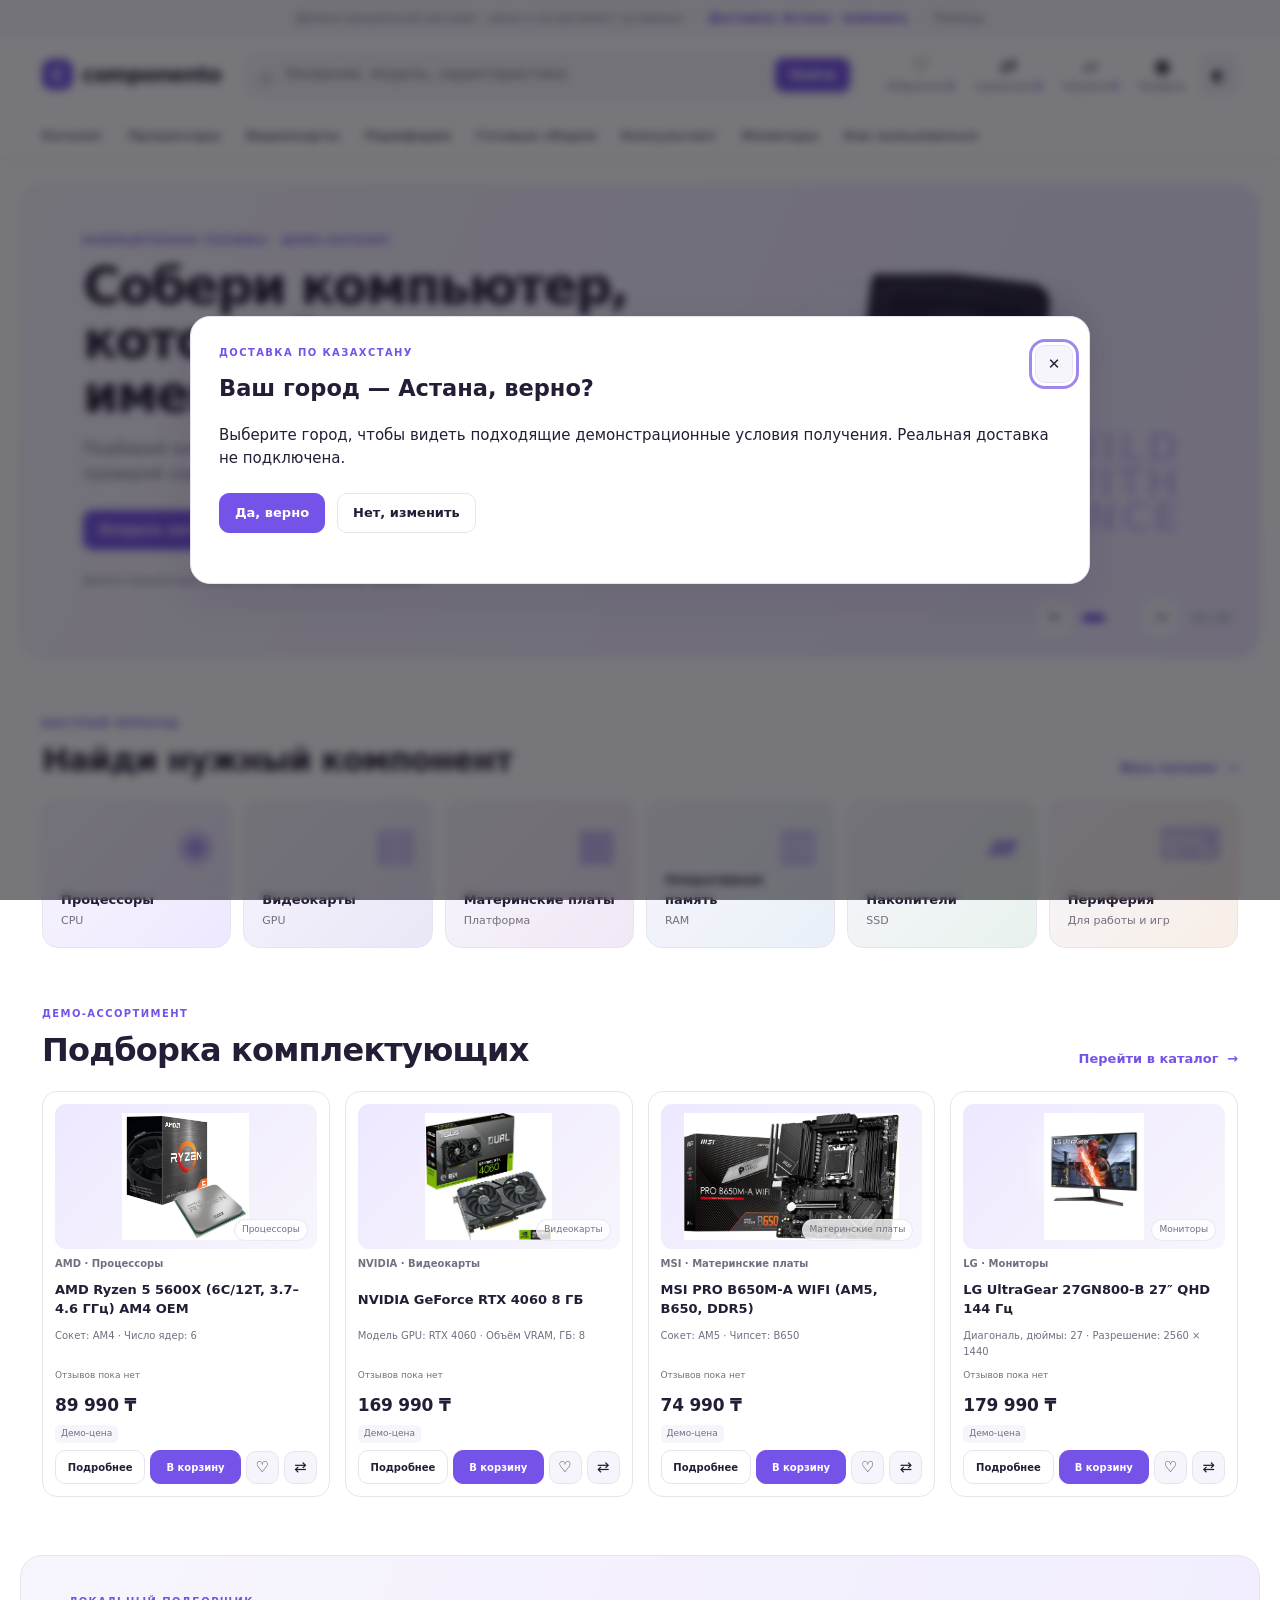
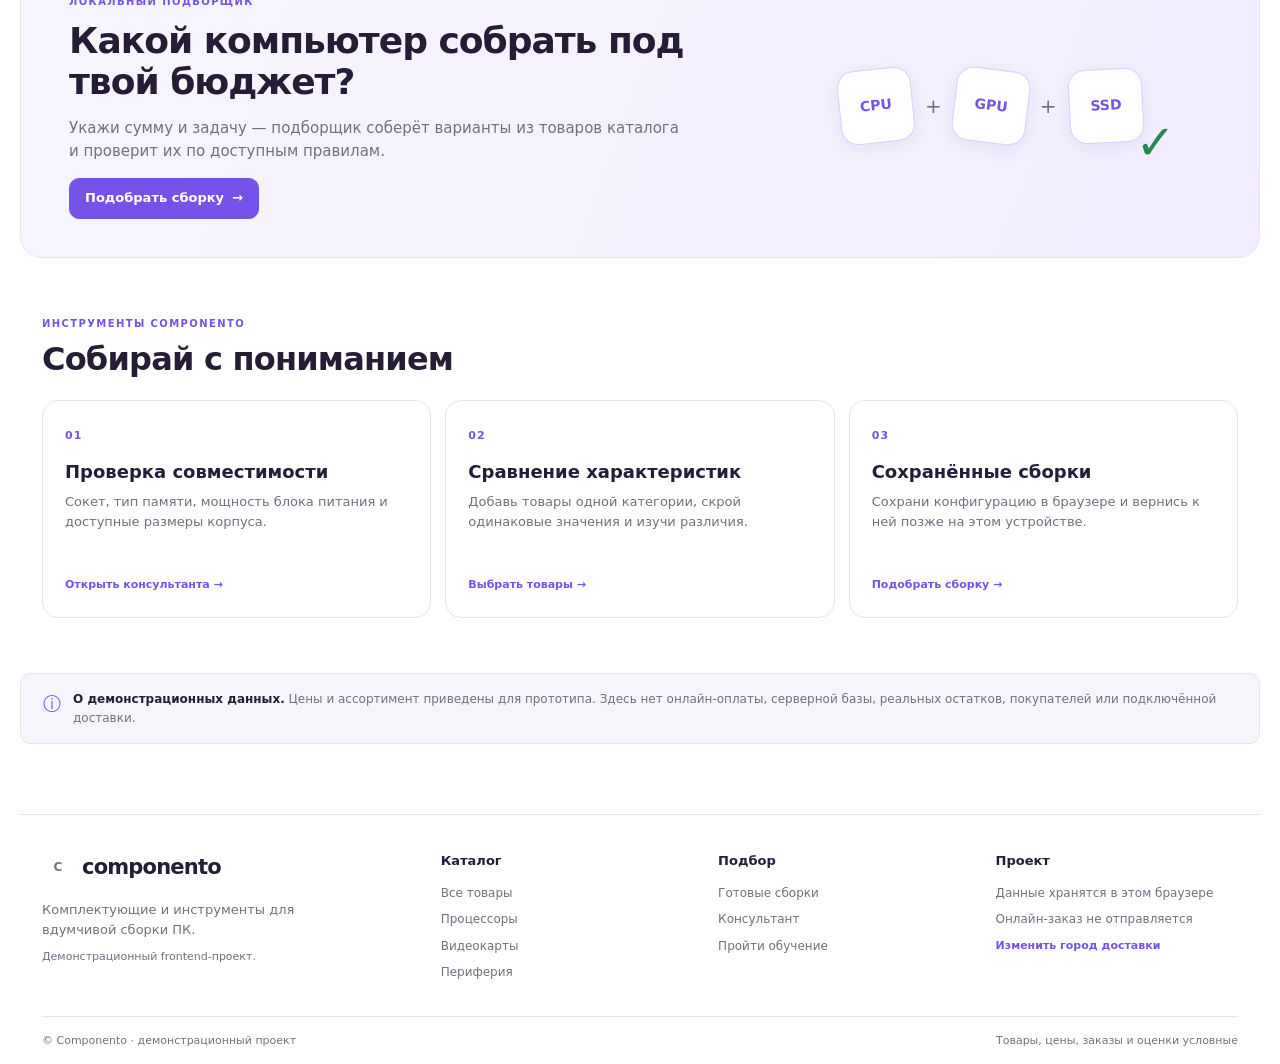
<file: componento/index.html>
<!doctype html>
<html lang="ru">
  <head>
    <meta charset="UTF-8" />
    <meta name="viewport" content="width=device-width, initial-scale=1" />
    <meta name="theme-color" content="#f7f5fc" />
    <meta name="description" content="Componento — демонстрационный магазин комплектующих с подбором и проверкой сборок." />
    <title>Componento — комплектующие и умный подбор ПК</title>
    <link rel="stylesheet" href="css/style.css" />
  </head>
  <body>
    <div class="topbar">
      <span>Демонстрационный магазин · цены и ассортимент условные</span>
      <button id="cityBtn" class="link" type="button" data-tour="city">Город: Астана</button>
      <a href="#help">Помощь</a>
    </div>

    <header class="site-header">
      <div class="header-main">
        <a class="logo" href="index.html" data-tour="logo" aria-label="Componento — главная"><span class="logo-mark">C</span>componento</a>
        <form class="site-search" action="shop.html" role="search">
          <label class="sr-only" for="search">Поиск по товарам</label>
          <span aria-hidden="true">⌕</span>
          <input id="search" name="q" type="search" list="searchSuggestions" placeholder="Название, модель, характеристика" autocomplete="off" data-tour="search" />
          <datalist id="searchSuggestions"></datalist>
          <button type="submit" aria-label="Искать">Найти</button>
        </form>
        <div class="header-actions">
          <button id="favBtn" class="header-action" type="button" aria-label="Избранное" data-tour="favorites"><span>♡</span><small>Избранное <b id="favCount">0</b></small></button>
          <button id="compareBtn" class="header-action" type="button" aria-label="Сравнение" data-tour="comparison"><span>⇄</span><small>Сравнение <b id="compareCount">0</b></small></button>
          <button id="cartBtn" class="header-action" type="button" aria-label="Корзина" data-tour="cart"><span>▱</span><small>Корзина <b id="cartCount">0</b></small></button>
          <button id="profBtn" class="header-action profile-action" type="button" aria-label="Локальный профиль"><span>◉</span><small>Профиль</small></button>
          <button id="themeBtn" class="icon theme-button" type="button" aria-label="Сменить тему" aria-pressed="false" data-tour="theme">◐</button>
        </div>
        <button id="mobileMenuBtn" class="icon mobile-menu-button" type="button" aria-label="Открыть меню" aria-expanded="false">☰</button>
      </div>
      <nav id="mainNav" class="main-nav" aria-label="Основная навигация" data-tour="navigation">
        <a href="shop.html" data-tour="catalog">Каталог</a>
        <a href="shop.html?category=Процессоры" data-category="Процессоры">Процессоры</a>
        <a href="shop.html?category=Видеокарты" data-category="Видеокарты">Видеокарты</a>
        <a href="shop.html?category=Периферия" data-category="Периферия">Периферия</a>
        <button type="button" data-open-builds data-tour="builds">Готовые сборки</button>
        <button type="button" data-open-consultant data-tour="consultant">Консультант</button>
        <a href="shop.html?category=Мониторы" data-category="Мониторы">Мониторы</a>
        <button id="startTour" type="button">Как пользоваться</button>
      </nav>
    </header>

    <main>
      <section class="hero-carousel" aria-label="Подбор комплектующих">
        <div class="hero-slide active" data-slide="0">
          <div class="hero-copy">
            <p class="eyebrow">КОМПЬЮТЕРНАЯ ТЕХНИКА · ДЕМО-КАТАЛОГ</p>
            <h1>Собери компьютер, который подходит именно тебе</h1>
            <p>Подбирай комплектующие, сравнивай характеристики и проверяй совместимость до покупки.</p>
            <div class="hero-actions"><a class="btn" href="shop.html">Открыть каталог</a><button class="btn ghost" type="button" data-open-builds>Подобрать сборку</button></div>
            <small>Демонстрационные цены в тенге · без реальной продажи</small>
          </div>
          <div class="hero-art hero-art-pc" aria-hidden="true"><div class="pc-case"><span></span><i></i></div><div class="hero-orbit orbit-one"></div><div class="hero-orbit orbit-two"></div><b>BUILD<br />WITH<br />CONFIDENCE</b></div>
        </div>
        <div class="hero-slide" data-slide="1" hidden>
          <div class="hero-copy"><p class="eyebrow">СОВМЕСТИМОСТЬ КОМПОНЕНТОВ</p><h2>Проверь сборку до заказа</h2><p>Локальный консультант объяснит известные ограничения по сокету, памяти, питанию и габаритам.</p><div class="hero-actions"><button class="btn" type="button" data-open-consultant>Проверить комплектующие</button><a class="btn ghost" href="shop.html">Выбрать компоненты</a></div><small>Проверка основана на демонстрационных данных и не заменяет спецификации производителя.</small></div>
          <div class="hero-art hero-art-check" aria-hidden="true"><div class="check-card"><span>CPU</span><b>+</b><span>GPU</span><b>+</b><span>RAM</span><strong>✓</strong></div></div>
        </div>
        <div class="hero-slide" data-slide="2" hidden>
          <div class="hero-copy"><p class="eyebrow">ПОДБОР ПОД ЗАДАЧУ</p><h2>Игры, работа, монтаж — начни с бюджета</h2><p>Сравни несколько вариантов сборки и посмотри, какие позиции формируют её стоимость.</p><div class="hero-actions"><button class="btn" type="button" data-open-builds>Подобрать конфигурацию</button><a class="btn ghost" href="shop.html?category=Процессоры">Перейти к процессорам</a></div><small>Стоимость рассчитана по условным ценам каталога.</small></div>
          <div class="hero-art hero-art-budget" aria-hidden="true"><div class="budget-orb">₸</div><div class="budget-lines"><i></i><i></i><i></i></div></div>
        </div>
        <div class="carousel-controls"><button id="heroPrev" class="icon" type="button" aria-label="Предыдущий слайд">←</button><div id="heroDots" class="hero-dots" aria-label="Выбрать слайд"></div><button id="heroNext" class="icon" type="button" aria-label="Следующий слайд">→</button><span class="slide-count" id="slideCount">01 / 03</span></div>
      </section>

      <section class="home-section category-section">
        <div class="section-heading"><div><p class="eyebrow">БЫСТРЫЙ ПЕРЕХОД</p><h2>Найди нужный компонент</h2></div><a href="shop.html">Весь каталог <span>→</span></a></div>
        <div class="category-grid">
          <a class="category-tile category-cpu" href="shop.html?category=Процессоры"><span>◉</span><strong>Процессоры</strong><small>CPU</small></a>
          <a class="category-tile category-gpu" href="shop.html?category=Видеокарты"><span>▤</span><strong>Видеокарты</strong><small>GPU</small></a>
          <a class="category-tile category-board" href="shop.html?category=Материнские платы"><span>▦</span><strong>Материнские платы</strong><small>Платформа</small></a>
          <a class="category-tile category-memory" href="shop.html?category=Оперативная память"><span>▥</span><strong>Оперативная память</strong><small>RAM</small></a>
          <a class="category-tile category-storage" href="shop.html?category=SSD"><span>▰</span><strong>Накопители</strong><small>SSD</small></a>
          <a class="category-tile category-peripheral" href="shop.html?category=Периферия"><span>⌨</span><strong>Периферия</strong><small>Для работы и игр</small></a>
        </div>
      </section>

      <section class="home-section">
        <div class="section-heading"><div><p class="eyebrow">ДЕМО-АССОРТИМЕНТ</p><h2>Подборка комплектующих</h2></div><a href="shop.html">Перейти в каталог <span>→</span></a></div>
        <div id="homePopular" class="grid product-grid-home"></div>
      </section>

      <section class="builder-callout">
        <div><p class="eyebrow">ЛОКАЛЬНЫЙ ПОДБОРЩИК</p><h2>Какой компьютер собрать под твой бюджет?</h2><p>Укажи сумму и задачу — подборщик соберёт варианты из товаров каталога и проверит их по доступным правилам.</p><button class="btn" type="button" data-open-builds>Подобрать сборку <span>→</span></button></div>
        <div class="builder-visual" aria-hidden="true"><span>CPU</span><i>+</i><span>GPU</span><i>+</i><span>SSD</span><b>✓</b></div>
      </section>

      <section id="recentSection" class="home-section" hidden>
        <div class="section-heading"><div><p class="eyebrow">ВАША ИСТОРИЯ</p><h2>Недавно просмотренное</h2></div></div>
        <div id="homeRecommended" class="grid product-grid-home"></div>
      </section>

      <section class="home-section service-section">
        <div class="section-heading"><div><p class="eyebrow">ИНСТРУМЕНТЫ COMPONENTO</p><h2>Собирай с пониманием</h2></div></div>
        <div class="service-grid">
          <article><span>01</span><h3>Проверка совместимости</h3><p>Сокет, тип памяти, мощность блока питания и доступные размеры корпуса.</p><button class="text-button" type="button" data-open-consultant>Открыть консультанта →</button></article>
          <article><span>02</span><h3>Сравнение характеристик</h3><p>Добавь товары одной категории, скрой одинаковые значения и изучи различия.</p><a class="text-button" href="shop.html">Выбрать товары →</a></article>
          <article><span>03</span><h3>Сохранённые сборки</h3><p>Сохрани конфигурацию в браузере и вернись к ней позже на этом устройстве.</p><button class="text-button" type="button" data-open-builds>Подобрать сборку →</button></article>
        </div>
      </section>

      <section class="home-note"><span>ⓘ</span><p><strong>О демонстрационных данных.</strong> Цены и ассортимент приведены для прототипа. Здесь нет онлайн-оплаты, серверной базы, реальных остатков, покупателей или подключённой доставки.</p></section>
    </main>

    <footer id="help" class="site-footer">
      <div class="footer-main"><div><a class="logo" href="index.html"><span class="logo-mark">C</span>componento</a><p>Комплектующие и инструменты для вдумчивой сборки ПК.</p><small>Демонстрационный frontend-проект.</small></div>
        <div><strong>Каталог</strong><a href="shop.html">Все товары</a><a href="shop.html?category=Процессоры">Процессоры</a><a href="shop.html?category=Видеокарты">Видеокарты</a><a href="shop.html?category=Периферия">Периферия</a></div>
        <div><strong>Подбор</strong><button type="button" data-open-builds>Готовые сборки</button><button type="button" data-open-consultant>Консультант</button><button type="button" id="startTourFooter">Пройти обучение</button></div>
        <div><strong>Проект</strong><span>Данные хранятся в этом браузере</span><span>Онлайн-заказ не отправляется</span><button type="button" id="cityFooter" class="text-button">Изменить город доставки</button></div>
      </div>
      <div class="footer-bottom"><span>© Componento · демонстрационный проект</span><span>Товары, цены, заказы и оценки условные</span></div>
    </footer>

    <div id="modal" class="modal" hidden>
      <div class="panel" role="dialog" aria-modal="true" aria-labelledby="mBodyTitle">
        <button id="mClose" class="icon close" type="button" aria-label="Закрыть окно">✕</button>
        <div id="mBody"></div>
      </div>
    </div>
    <aside id="cart" class="drawer" hidden aria-label="Корзина"></aside>
    <div id="toast" class="toast" role="status" aria-live="polite"></div>

    <script src="js/data.js"></script>
    <script src="js/product-images.js"></script>
    <script src="js/auth.js"></script>
    <script src="js/compatibility.js"></script>
    <script src="js/reviews.js"></script>
    <script src="js/compare.js"></script>
    <script src="js/app.js"></script>
    <script src="js/builds.js"></script>
    <script src="js/consultant.js"></script>
    <script src="js/city.js"></script>
    <script src="js/onboarding.js"></script>
    <script src="js/home.js"></script>
  </body>
</html>
</file>
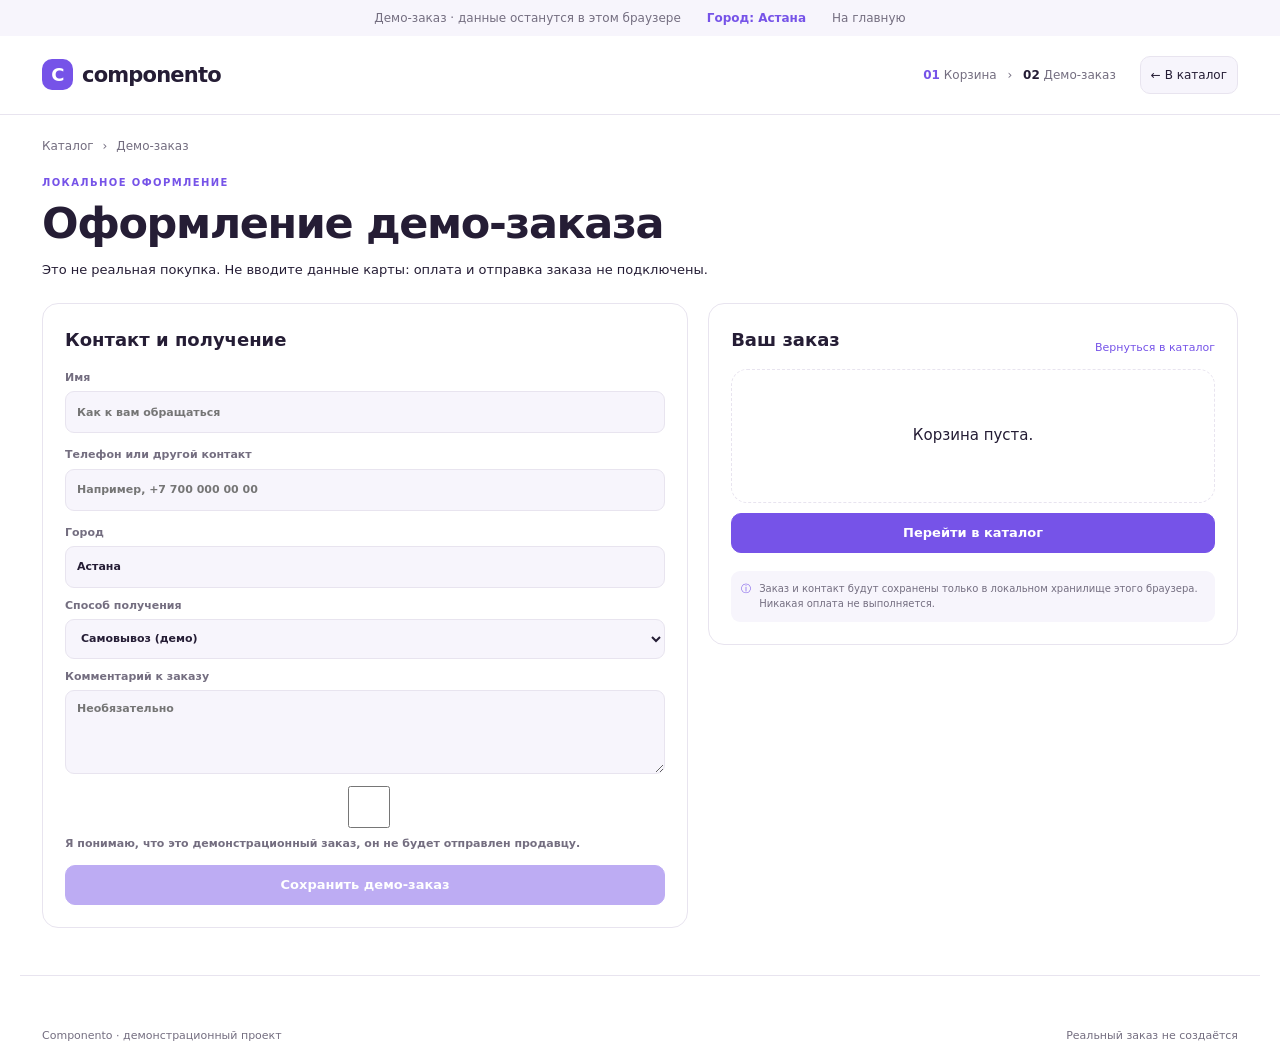
<file: componento/pay.html>
<!doctype html>
<html lang="ru">
  <head>
    <meta charset="UTF-8" />
    <meta name="viewport" content="width=device-width, initial-scale=1" />
    <meta name="theme-color" content="#f7f5fc" />
    <title>Демо-заказ — Componento</title>
    <link rel="stylesheet" href="css/style.css" />
  </head>
  <body>
    <div class="topbar"><span>Демо-заказ · данные останутся в этом браузере</span><button id="cityBtn" class="link" type="button">Город: Астана</button><a href="index.html">На главную</a></div>
    <header class="site-header pay-header"><div class="header-main"><a class="logo" href="index.html"><span class="logo-mark">C</span>componento</a><span class="checkout-steps"><b>01</b> Корзина <span>›</span> <b class="current">02</b> Демо-заказ</span><a class="icon back-link" href="shop.html">← В каталог</a></div></header>
    <main class="checkout-main">
      <div class="breadcrumbs"><a href="shop.html">Каталог</a><span>›</span><span>Демо-заказ</span></div>
      <div class="checkout-heading"><p class="eyebrow">ЛОКАЛЬНОЕ ОФОРМЛЕНИЕ</p><h1>Оформление демо-заказа</h1><p class="muted">Это не реальная покупка. Не вводите данные карты: оплата и отправка заказа не подключены.</p></div>
      <div class="checkout-grid">
        <section class="checkout-form-card"><h2>Контакт и получение</h2>
          <form id="orderForm" class="form checkout-form" novalidate>
            <label>Имя<input id="customerName" name="customerName" type="text" autocomplete="name" maxlength="80" required placeholder="Как к вам обращаться" /></label><p class="err" id="eName"></p>
            <label>Телефон или другой контакт<input id="customerContact" name="customerContact" type="text" autocomplete="tel" maxlength="100" required placeholder="Например, +7 700 000 00 00" /></label><p class="err" id="eContact"></p>
            <label>Город<input id="orderCity" name="city" type="text" maxlength="60" required /></label>
            <label>Способ получения<select id="fulfillment" name="fulfillment"><option value="Самовывоз">Самовывоз (демо)</option><option value="Доставка">Доставка (условия не настроены)</option></select></label>
            <label>Комментарий к заказу<textarea id="orderComment" name="comment" maxlength="500" placeholder="Необязательно"></textarea></label>
            <label class="check-filter consent"><input id="localConsent" type="checkbox" /> Я понимаю, что это демонстрационный заказ, он не будет отправлен продавцу.</label><p class="err" id="eConsent"></p>
            <button class="btn" id="orderBtn" type="submit">Сохранить демо-заказ</button>
          </form>
        </section>
        <aside class="order-summary-card"><div class="summary-heading"><h2>Ваш заказ</h2><a href="shop.html">Вернуться в каталог</a></div><div id="sum" class="order-lines"></div><div class="order-demo-note"><span>ⓘ</span><p>Заказ и контакт будут сохранены только в локальном хранилище этого браузера. Никакая оплата не выполняется.</p></div></aside>
      </div>
      <section id="orderSuccess" class="order-success" hidden aria-live="polite"></section>
    </main>
    <footer class="site-footer compact-footer"><div class="footer-bottom"><span>Componento · демонстрационный проект</span><span>Реальный заказ не создаётся</span></div></footer>
    <script src="js/data.js"></script><script src="js/auth.js"></script><script src="js/pay.js"></script>
  </body>
</html>
</file>
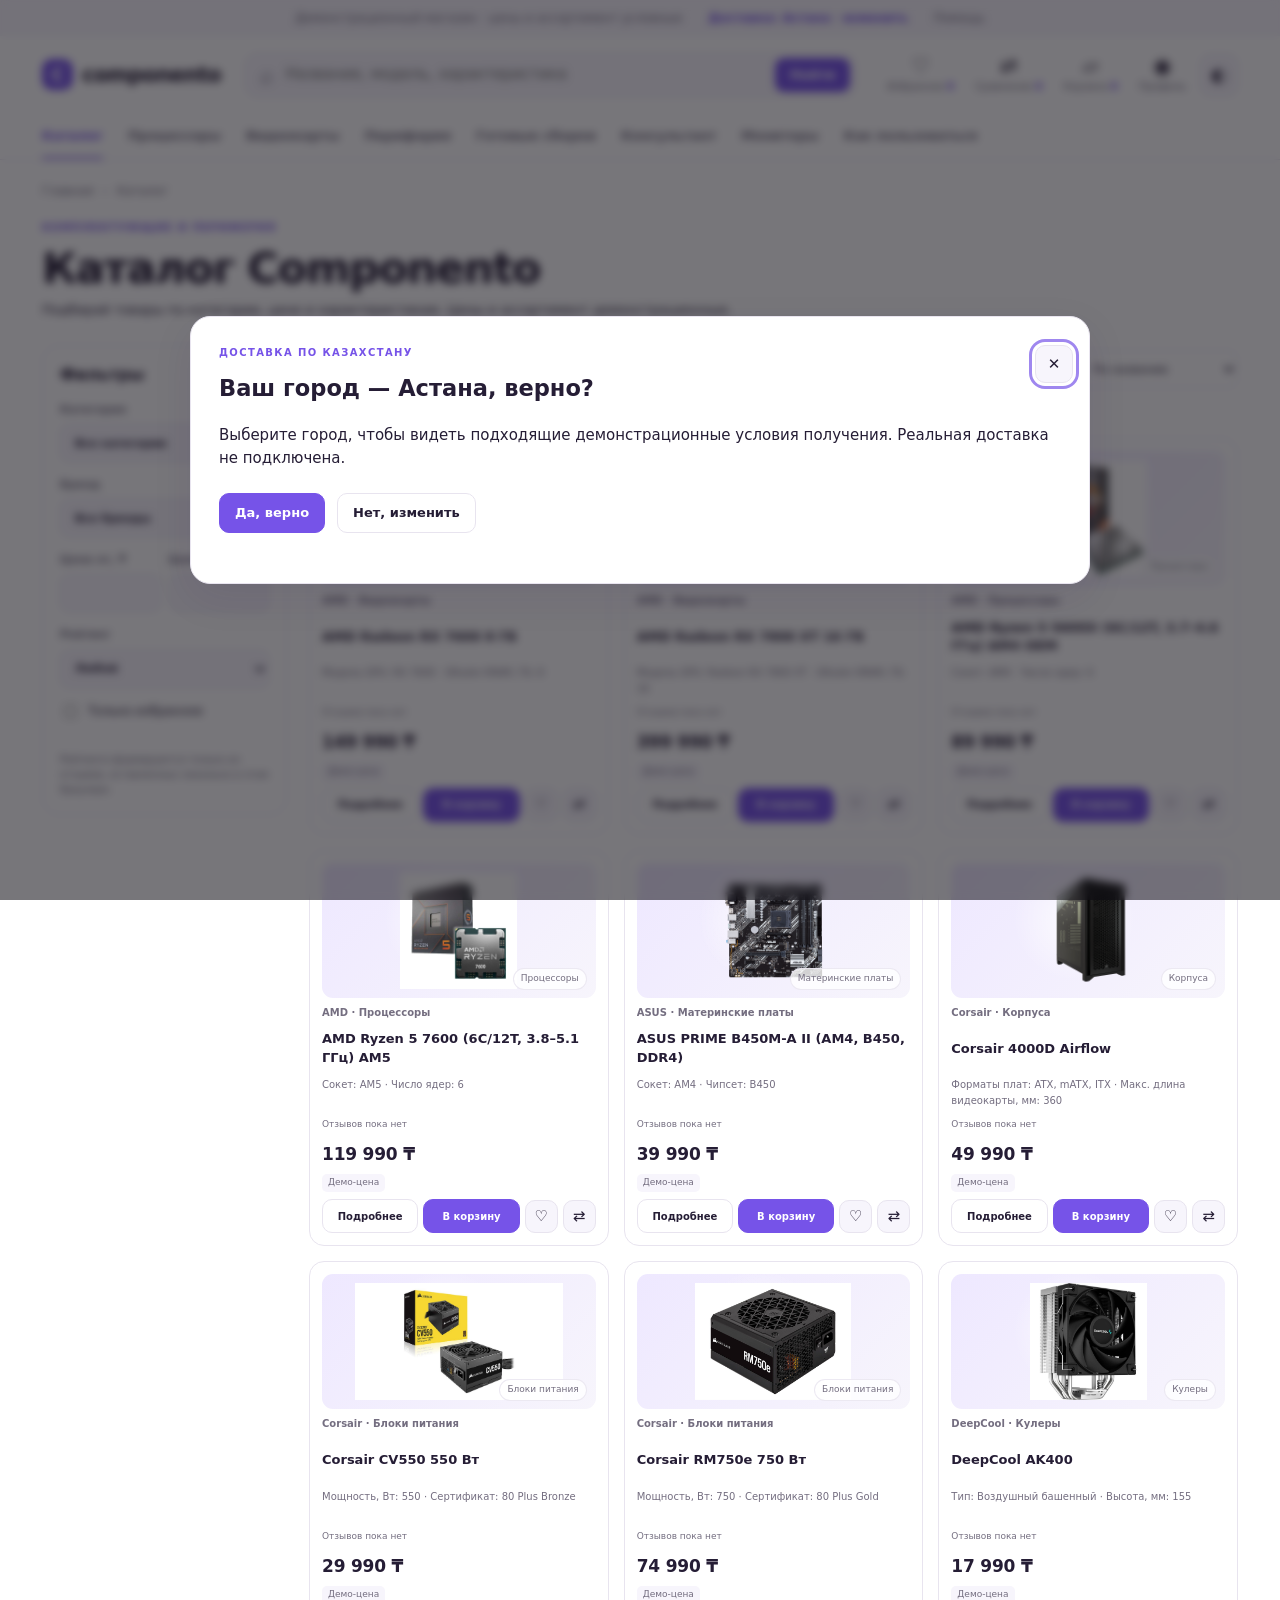
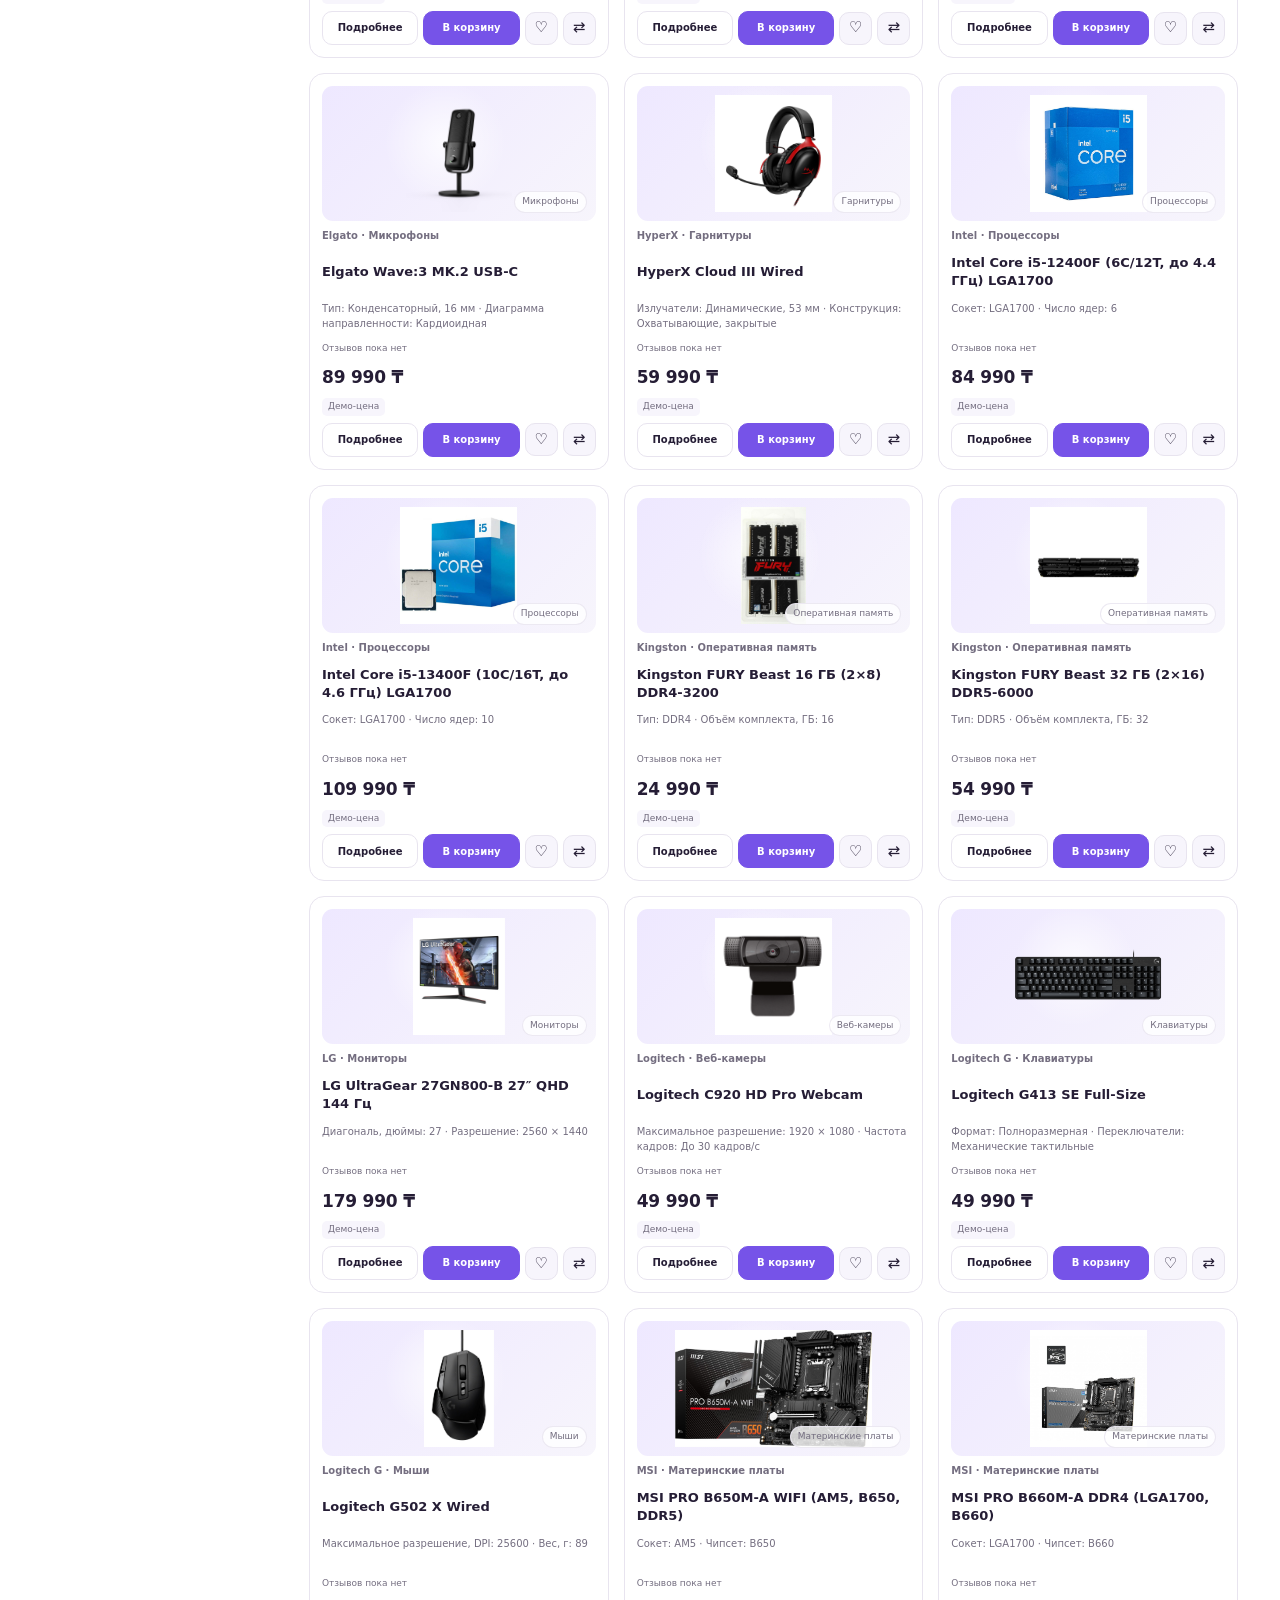
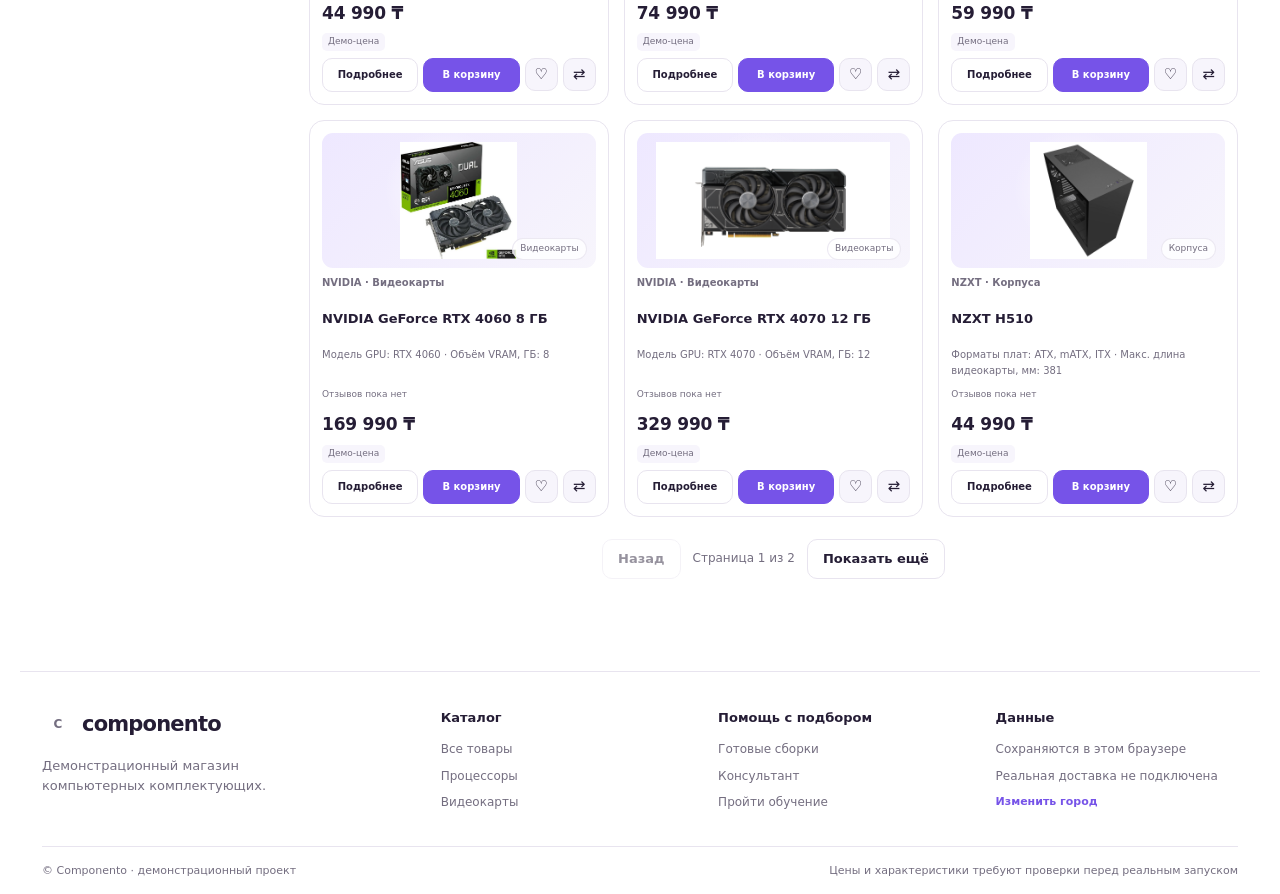
<file: componento/shop.html>
<!doctype html>
<html lang="ru">
  <head>
    <meta charset="UTF-8" />
    <meta name="viewport" content="width=device-width, initial-scale=1" />
    <meta name="theme-color" content="#f7f5fc" />
    <meta name="description" content="Каталог комплектующих Componento: поиск, фильтры, сравнение и подбор сборок." />
    <title>Каталог — Componento</title>
    <link rel="stylesheet" href="css/style.css" />
  </head>
  <body>
    <div class="topbar"><span>Демонстрационный магазин · цены и ассортимент условные</span><button id="cityBtn" class="link" type="button" data-tour="city">Город: Астана</button><a href="index.html#help">Помощь</a></div>
    <header class="site-header">
      <div class="header-main">
        <a class="logo" href="index.html" data-tour="logo" aria-label="Componento — главная"><span class="logo-mark">C</span>componento</a>
        <form class="site-search" action="shop.html" role="search"><label class="sr-only" for="search">Поиск по товарам</label><span aria-hidden="true">⌕</span><input id="search" name="q" type="search" list="searchSuggestions" placeholder="Название, модель, характеристика" autocomplete="off" data-tour="search" /><datalist id="searchSuggestions"></datalist><button type="submit" aria-label="Искать">Найти</button></form>
        <div class="header-actions">
          <button id="favBtn" class="header-action" type="button" aria-label="Избранное" data-tour="favorites"><span>♡</span><small>Избранное <b id="favCount">0</b></small></button>
          <button id="compareBtn" class="header-action" type="button" aria-label="Сравнение" data-tour="comparison"><span>⇄</span><small>Сравнение <b id="compareCount">0</b></small></button>
          <button id="cartBtn" class="header-action" type="button" aria-label="Корзина" data-tour="cart"><span>▱</span><small>Корзина <b id="cartCount">0</b></small></button>
          <button id="profBtn" class="header-action profile-action" type="button" aria-label="Локальный профиль"><span>◉</span><small>Профиль</small></button>
          <button id="themeBtn" class="icon theme-button" type="button" aria-label="Сменить тему" aria-pressed="false" data-tour="theme">◐</button>
        </div>
        <button id="mobileMenuBtn" class="icon mobile-menu-button" type="button" aria-label="Открыть меню" aria-expanded="false">☰</button>
      </div>
      <nav id="mainNav" class="main-nav" aria-label="Основная навигация" data-tour="navigation">
        <a class="active" href="shop.html" data-tour="catalog">Каталог</a><a href="shop.html?category=Процессоры" data-category="Процессоры">Процессоры</a><a href="shop.html?category=Видеокарты" data-category="Видеокарты">Видеокарты</a><a href="shop.html?category=Периферия" data-category="Периферия">Периферия</a>
        <button type="button" data-open-builds data-tour="builds">Готовые сборки</button><button type="button" data-open-consultant data-tour="consultant">Консультант</button><a href="shop.html?category=Мониторы" data-category="Мониторы">Мониторы</a><button id="startTour" type="button">Как пользоваться</button>
      </nav>
    </header>

    <main class="catalog-main">
      <div class="breadcrumbs"><a href="index.html">Главная</a><span>›</span><span>Каталог</span></div>
      <section class="catalog-intro"><div><p class="eyebrow">КОМПЛЕКТУЮЩИЕ И ПЕРИФЕРИЯ</p><h1>Каталог Componento</h1><p class="muted">Подбирай товары по категории, цене и характеристикам. Цены и ассортимент демонстрационные.</p></div><button id="mobileFiltersBtn" class="btn ghost mobile-filter-button" type="button" aria-expanded="false">Фильтры</button></section>
      <div class="catalog-layout">
        <aside id="filters" class="filters-panel" aria-label="Фильтры каталога">
          <div class="filter-heading"><h2>Фильтры</h2><button id="reset" class="text-button" type="button">Сбросить</button></div>
          <label class="filter-label">Категория<select id="fCat"></select></label>
          <label class="filter-label">Бренд<select id="fBrand"></select></label>
          <div class="filter-row"><label class="filter-label">Цена от, ₸<input id="fMin" type="number" min="0" step="1000" inputmode="numeric" /></label><label class="filter-label">Цена до, ₸<input id="fMax" type="number" min="0" step="1000" inputmode="numeric" /></label></div>
          <label class="filter-label">Рейтинг<select id="fRating"><option value="0">Любой</option><option value="4">От 4 звёзд</option><option value="3">От 3 звёзд</option></select></label>
          <label class="check-filter"><input id="fFav" type="checkbox" /> Только избранное</label>
          <div id="specFilters" class="special-filters"></div>
          <p class="filter-note">Рейтинги формируются только из отзывов, оставленных локально в этом браузере.</p>
        </aside>
        <section class="catalog-results" aria-label="Результаты каталога">
          <div class="catalog-toolbar"><div><p class="eyebrow">РЕЗУЛЬТАТЫ ПОИСКА</p><p id="found" class="result-count" aria-live="polite"></p></div><label class="sort-label">Сортировка<select id="fSort"><option value="name">По названию</option><option value="asc">Сначала дешевле</option><option value="desc">Сначала дороже</option><option value="rating">По рейтингу</option><option value="reviews">По числу отзывов</option></select></label></div>
          <div id="activeFilters" class="active-filters" aria-label="Активные фильтры"></div>
          <div id="grid" class="grid catalog-grid"></div>
          <div id="emptyResults" class="empty-state" hidden><span class="empty-icon">⌕</span><h2>Не нашли подходящие товары</h2><p class="muted">Попробуйте изменить поисковый запрос или сбросить часть фильтров.</p><button class="btn ghost" type="button" id="emptyReset">Сбросить фильтры</button></div>
          <div id="pagination" class="pagination"></div>
        </section>
      </div>
    </main>

    <footer class="site-footer"><div class="footer-main"><div><a class="logo" href="index.html"><span class="logo-mark">C</span>componento</a><p>Демонстрационный магазин компьютерных комплектующих.</p></div><div><strong>Каталог</strong><a href="shop.html">Все товары</a><a href="shop.html?category=Процессоры">Процессоры</a><a href="shop.html?category=Видеокарты">Видеокарты</a></div><div><strong>Помощь с подбором</strong><button data-open-builds type="button">Готовые сборки</button><button data-open-consultant type="button">Консультант</button><button id="startTourFooter" type="button">Пройти обучение</button></div><div><strong>Данные</strong><span>Сохраняются в этом браузере</span><span>Реальная доставка не подключена</span><button id="cityFooter" class="text-button" type="button">Изменить город</button></div></div><div class="footer-bottom"><span>© Componento · демонстрационный проект</span><span>Цены и характеристики требуют проверки перед реальным запуском</span></div></footer>

    <div id="modal" class="modal" hidden><div class="panel" role="dialog" aria-modal="true" aria-labelledby="mBodyTitle"><button id="mClose" class="icon close" type="button" aria-label="Закрыть окно">✕</button><div id="mBody"></div></div></div>
    <aside id="cart" class="drawer" hidden aria-label="Корзина"></aside><div id="toast" class="toast" role="status" aria-live="polite"></div>
    <script src="js/data.js"></script><script src="js/product-images.js"></script><script src="js/auth.js"></script><script src="js/compatibility.js"></script><script src="js/reviews.js"></script><script src="js/compare.js"></script><script src="js/app.js"></script><script src="js/builds.js"></script><script src="js/consultant.js"></script><script src="js/city.js"></script><script src="js/onboarding.js"></script>
  </body>
</html>
</file>
<file: componento/css/style.css>
:root {
  color-scheme: light;
  --bg: #ffffff;
  --bg-soft: #f7f5fc;
  --bg-muted: #f0edf7;
  --tint: #eee8ff;
  --accent: #7653e8;
  --accent-strong: #6240d9;
  --accent-soft: #f1edff;
  --text: #251d35;
  --muted: #746e80;
  --line: #e8e4ef;
  --ok: #258653;
  --warn: #a66a07;
  --danger: #bd3b56;
  --shadow: 0 14px 40px rgba(41, 27, 76, .09);
  --shadow-soft: 0 5px 18px rgba(41, 27, 76, .06);
  --radius: 16px;
  --radius-sm: 10px;
  --content: 1240px;
}

[data-theme="dark"] {
  color-scheme: dark;
  --bg: #15131b;
  --bg-soft: #1d1a26;
  --bg-muted: #252130;
  --tint: #332a4d;
  --accent: #a58bff;
  --accent-strong: #c0adff;
  --accent-soft: #2b2440;
  --text: #f3f0f8;
  --muted: #aaa4b6;
  --line: #393342;
  --ok: #70d49a;
  --warn: #f0bb69;
  --danger: #ff8ca0;
  --shadow: 0 18px 44px rgba(0, 0, 0, .34);
  --shadow-soft: 0 5px 20px rgba(0, 0, 0, .2);
}

* { box-sizing: border-box; }
html { scroll-behavior: smooth; }
body { margin: 0; background: var(--bg); color: var(--text); font: 15px/1.55 Inter, ui-sans-serif, system-ui, -apple-system, "Segoe UI", sans-serif; transition: background .2s, color .2s; }
button, input, select, textarea { color: inherit; font: inherit; }
button { cursor: pointer; }
button:disabled { cursor: not-allowed; opacity: .48; }
a { color: inherit; }
:focus-visible { outline: 3px solid color-mix(in srgb, var(--accent) 70%, white); outline-offset: 3px; }
::selection { background: var(--tint); }
[hidden] { display: none !important; }
.sr-only { position: absolute; width: 1px; height: 1px; padding: 0; margin: -1px; overflow: hidden; clip: rect(0, 0, 0, 0); white-space: nowrap; border: 0; }

.topbar { min-height: 36px; display: flex; align-items: center; justify-content: center; gap: 26px; padding: 5px 24px; background: var(--bg-soft); color: var(--muted); font-size: 12px; }
.topbar a { text-decoration: none; }
.link, .text-button { border: 0; padding: 0; background: transparent; color: var(--accent); font-weight: 650; cursor: pointer; text-decoration: none; }
.link:hover, .text-button:hover { color: var(--accent-strong); text-decoration: underline; }
.site-header { position: sticky; top: 0; z-index: 10; border-bottom: 1px solid var(--line); background: color-mix(in srgb, var(--bg) 94%, transparent); backdrop-filter: blur(14px); }
.header-main { max-width: var(--content); min-height: 78px; display: flex; align-items: center; gap: 24px; margin: auto; padding: 12px 22px; }
.logo { display: inline-flex; align-items: center; gap: 9px; color: var(--text); font-size: 21px; font-weight: 800; letter-spacing: -.8px; text-decoration: none; white-space: nowrap; }
.logo-mark { width: 31px; height: 31px; display: inline-grid; place-items: center; border-radius: 10px; background: var(--accent); color: #fff; font-size: 18px; font-weight: 850; }
.site-search { flex: 1; min-width: 160px; height: 44px; display: flex; align-items: center; gap: 10px; padding: 4px 5px 4px 14px; border: 1px solid var(--line); border-radius: 12px; background: var(--bg-soft); }
.site-search > span { color: var(--muted); font-size: 23px; line-height: 1; }
.site-search input { width: 100%; min-width: 0; border: 0; outline: 0; background: transparent; color: var(--text); }
.site-search input:focus-visible { outline: 0; }
.site-search button { height: 34px; padding: 0 15px; border: 0; border-radius: 9px; background: var(--accent); color: white; font-size: 13px; font-weight: 700; }
.header-actions { display: flex; align-items: center; gap: 7px; }
.header-action { min-width: 58px; display: flex; flex-direction: column; align-items: center; gap: 1px; padding: 5px 7px; border: 0; border-radius: 9px; background: transparent; color: var(--muted); }
.header-action > span { color: var(--text); font-size: 21px; line-height: 1.1; }
.header-action small { font-size: 10px; white-space: nowrap; }
.header-action b { color: var(--accent); }
.header-action:hover { background: var(--bg-soft); color: var(--text); }
.icon { min-width: 38px; min-height: 38px; display: inline-grid; place-items: center; padding: 6px 10px; border: 1px solid var(--line); border-radius: 10px; background: var(--bg-soft); color: var(--text); transition: border-color .18s, background .18s, transform .18s; }
.icon:hover { border-color: var(--accent); transform: translateY(-1px); }
.theme-button { font-size: 18px; }
.mobile-menu-button { display: none; }
.main-nav { max-width: var(--content); min-height: 45px; display: flex; align-items: center; gap: 25px; margin: auto; padding: 0 22px; overflow-x: auto; scrollbar-width: none; }
.main-nav::-webkit-scrollbar { display: none; }
.main-nav a, .main-nav button { display: inline-flex; align-items: center; min-height: 44px; flex: 0 0 auto; padding: 0; border: 0; background: transparent; color: var(--muted); font-size: 13px; font-weight: 620; text-decoration: none; white-space: nowrap; }
.main-nav a:hover, .main-nav button:hover, .main-nav a.active { color: var(--accent); }
.main-nav a.active { box-shadow: inset 0 -2px var(--accent); }

.hero-carousel { position: relative; max-width: var(--content); min-height: 420px; margin: 24px auto 0; overflow: hidden; border: 1px solid var(--line); border-radius: 24px; background: linear-gradient(115deg, var(--bg-soft) 0%, var(--accent-soft) 58%, var(--tint) 100%); }
.hero-slide { min-height: 420px; display: grid; grid-template-columns: 1.1fr .9fr; align-items: center; padding: 48px 62px 68px; animation: fade-up .35s ease both; }
.hero-copy { max-width: 590px; position: relative; z-index: 1; }
.eyebrow { margin: 0 0 10px; color: var(--accent); font-size: 10px; font-weight: 800; letter-spacing: .14em; }
.hero-copy h1, .hero-copy h2 { max-width: 600px; margin: 0 0 15px; font-size: clamp(34px, 4vw, 56px); line-height: 1.06; letter-spacing: -2.3px; }
.hero-copy > p:not(.eyebrow) { max-width: 530px; color: var(--muted); font-size: 16px; }
.hero-copy > small { display: block; margin-top: 22px; color: var(--muted); font-size: 11px; }
.hero-actions { display: flex; flex-wrap: wrap; gap: 10px; margin-top: 23px; }
.hero-actions .btn { flex: 0 0 auto; }
.hero-art { position: relative; min-height: 275px; display: grid; place-items: center; overflow: hidden; }
.hero-art-pc > b { position: absolute; right: 3%; bottom: 5%; color: color-mix(in srgb, var(--accent) 25%, transparent); font-size: 39px; line-height: .9; letter-spacing: 3px; text-align: right; }
.pc-case { width: 180px; height: 275px; position: relative; z-index: 1; border: 7px solid #252033; border-radius: 20px; background: linear-gradient(145deg, #302a40, #17141e); box-shadow: 20px 22px 45px #2b20484c; transform: rotate(7deg); }
.pc-case::before { content: ""; position: absolute; inset: 14px 11px 55px; border: 1px solid #a58bff66; border-radius: 13px; background: radial-gradient(circle at 50% 30%, #bdadff88, transparent 33%), linear-gradient(145deg, #272038, #14121b); }
.pc-case::after { content: ""; position: absolute; bottom: 18px; left: 20px; right: 20px; height: 3px; border-radius: 10px; background: #a58bff; box-shadow: 0 0 15px #a58bff; }
.pc-case span, .pc-case i { position: absolute; top: 65px; left: 30px; width: 60px; height: 60px; border: 3px solid #bdadff; border-radius: 50%; box-shadow: inset 0 0 14px #9d81ff99, 0 0 12px #9d81ff88; }
.pc-case i { top: 130px; left: 74px; width: 48px; height: 48px; }
.hero-orbit { position: absolute; width: 310px; height: 120px; border: 1px solid #8f75e366; border-radius: 50%; transform: rotate(-31deg); }
.orbit-two { width: 355px; height: 165px; transform: rotate(39deg); border-color: #9d81ff44; }
.hero-art-check .check-card { width: min(330px, 100%); display: grid; grid-template-columns: 1fr auto 1fr auto 1fr; align-items: center; gap: 9px; padding: 25px 17px; border: 1px solid var(--line); border-radius: 18px; background: var(--bg); box-shadow: var(--shadow); transform: rotate(-5deg); }
.check-card span { display: grid; min-height: 90px; place-items: center; border-radius: 12px; background: var(--bg-soft); color: var(--accent); font-weight: 800; }
.check-card b { color: var(--muted); }
.check-card strong { position: absolute; right: 12px; bottom: -17px; width: 42px; height: 42px; display: grid; place-items: center; border-radius: 50%; background: var(--ok); color: white; font-size: 24px; }
.budget-orb { width: 170px; height: 170px; display: grid; place-items: center; border: 1px solid #a58bff88; border-radius: 50%; background: radial-gradient(circle at 40% 35%, #fff8, transparent 47%), linear-gradient(145deg, var(--accent), #9b83f1); box-shadow: 0 18px 60px #7653e855; color: white; font-size: 73px; font-weight: 800; }
.budget-lines { position: absolute; right: 0; bottom: 13%; width: 200px; display: grid; gap: 10px; }
.budget-lines i { height: 9px; border-radius: 8px; background: var(--accent); opacity: .2; }
.budget-lines i:nth-child(2) { width: 74%; opacity: .35; }.budget-lines i:nth-child(3) { width: 48%; opacity: .55; }
.carousel-controls { position: absolute; right: 28px; bottom: 20px; display: flex; align-items: center; gap: 8px; }
.hero-dots { display: flex; align-items: center; gap: 6px; }
.hero-dot { width: 8px; height: 8px; padding: 0; border: 0; border-radius: 8px; background: var(--line); transition: width .2s, background .2s; }
.hero-dot.active { width: 23px; background: var(--accent); }
.slide-count { margin-left: 5px; color: var(--muted); font-size: 11px; font-variant-numeric: tabular-nums; }
.home-section, .builder-callout, .home-note, .site-footer, .catalog-main, .checkout-main { max-width: var(--content); margin-right: auto; margin-left: auto; }
.home-section { padding: 58px 22px 0; }
.section-heading { display: flex; align-items: end; justify-content: space-between; gap: 20px; margin-bottom: 22px; }
.section-heading h2 { margin: 0; font-size: clamp(24px, 3vw, 32px); line-height: 1.15; letter-spacing: -.8px; }
.section-heading > a { color: var(--accent); font-size: 13px; font-weight: 700; text-decoration: none; white-space: nowrap; }
.section-heading > a span { margin-left: 4px; }
.category-grid { display: grid; grid-template-columns: repeat(6, minmax(0, 1fr)); gap: 12px; }
.category-tile { min-height: 148px; position: relative; display: flex; flex-direction: column; justify-content: end; gap: 2px; padding: 18px; overflow: hidden; border: 1px solid var(--line); border-radius: var(--radius); background: var(--bg-soft); text-decoration: none; transition: transform .18s, border-color .18s, box-shadow .18s; }
.category-tile:hover { transform: translateY(-3px); border-color: #a58bff88; box-shadow: var(--shadow-soft); }
.category-tile > span { position: absolute; top: 10px; right: 16px; color: var(--accent); font-size: 43px; font-weight: 800; opacity: .55; }
.category-tile strong { font-size: 13px; }.category-tile small { color: var(--muted); font-size: 11px; }
.category-cpu { background: linear-gradient(135deg, var(--bg-soft), #eee8ff); }.category-gpu { background: linear-gradient(135deg, var(--bg-soft), #e9e6f7); }.category-board { background: linear-gradient(135deg, var(--bg-soft), #f1e8f5); }.category-memory { background: linear-gradient(135deg, var(--bg-soft), #e9f0f7); }.category-storage { background: linear-gradient(135deg, var(--bg-soft), #e8f2ed); }.category-peripheral { background: linear-gradient(135deg, var(--bg-soft), #f7eee5); }
.builder-callout { display: grid; grid-template-columns: 1fr .65fr; align-items: center; gap: 24px; margin-top: 58px; padding: 38px 48px; overflow: hidden; border: 1px solid var(--line); border-radius: 22px; background: linear-gradient(110deg, var(--bg-soft), var(--accent-soft)); }
.builder-callout h2 { max-width: 620px; margin: 0 0 8px; font-size: clamp(25px, 3vw, 36px); line-height: 1.14; letter-spacing: -1px; }
.builder-callout p:not(.eyebrow) { max-width: 610px; color: var(--muted); }
.builder-visual { min-height: 155px; position: relative; display: flex; align-items: center; justify-content: center; gap: 12px; }
.builder-visual span { width: 74px; height: 74px; display: grid; place-items: center; border: 1px solid #a58bff66; border-radius: 17px; background: var(--bg); box-shadow: var(--shadow-soft); color: var(--accent); font-size: 14px; font-weight: 800; transform: rotate(-6deg); }
.builder-visual span:nth-of-type(2) { transform: rotate(7deg); }.builder-visual span:nth-of-type(3) { transform: rotate(-3deg); }.builder-visual i { color: var(--muted); font-size: 20px; font-style: normal; }.builder-visual b { position: absolute; right: 8%; bottom: 5px; color: var(--ok); font-size: 48px; }
.service-grid { display: grid; grid-template-columns: repeat(3, 1fr); gap: 14px; }
.service-grid article { padding: 22px; border: 1px solid var(--line); border-radius: var(--radius); background: var(--bg); }
.service-grid article > span { color: var(--accent); font-size: 11px; font-weight: 800; letter-spacing: .1em; }
.service-grid h3 { margin: 12px 0 6px; font-size: 18px; }.service-grid p { min-height: 67px; margin: 0 0 13px; color: var(--muted); font-size: 13px; }
.home-note { display: flex; gap: 12px; margin-top: 55px; padding: 16px 22px; border: 1px solid var(--line); border-radius: var(--radius-sm); background: var(--bg-soft); color: var(--muted); font-size: 12px; }
.home-note > span { color: var(--accent); font-size: 18px; }.home-note p { margin: 0; }.home-note strong { color: var(--text); }

.grid { display: grid; grid-template-columns: repeat(4, minmax(0, 1fr)); gap: 15px; }
.product-grid-home { grid-template-columns: repeat(4, minmax(0, 1fr)); }
.card { min-width: 0; display: flex; flex-direction: column; gap: 7px; padding: 12px; border: 1px solid var(--line); border-radius: 15px; background: var(--bg); transition: border-color .18s, transform .18s, box-shadow .18s; }
.card:hover { transform: translateY(-3px); border-color: #a58bff99; box-shadow: var(--shadow-soft); }
.product-visual { min-height: 145px; position: relative; display: grid; place-items: center; overflow: hidden; border-radius: 11px; background: radial-gradient(circle at 45% 42%, #ffffffc9 0%, transparent 36%), linear-gradient(135deg, var(--tint), var(--bg-soft)); }
.product-visual::before, .product-visual::after { content: ""; position: absolute; width: 86px; height: 86px; border: 1px solid color-mix(in srgb, var(--accent) 22%, transparent); border-radius: 50%; }
.product-visual::after { width: 112px; height: 112px; border-style: dashed; opacity: .5; }
.product-visual.has-photo::before, .product-visual.has-photo::after { display: none; }
.product-photo { position: absolute; z-index: 1; inset: 0; width: 100%; height: 100%; padding: 9px; object-fit: contain; }
.has-photo > .product-icon { display: none; }
.product-icon { position: relative; z-index: 1; color: var(--accent); font-size: 46px; filter: drop-shadow(0 8px 10px #7653e822); }
.visual-label { position: absolute; right: 9px; bottom: 8px; z-index: 1; padding: 3px 7px; border: 1px solid color-mix(in srgb, var(--line) 80%, transparent); border-radius: 20px; background: color-mix(in srgb, var(--bg) 80%, transparent); color: var(--muted); font-size: 9px; }
.brand { overflow: hidden; color: var(--muted); font-size: 10px; font-weight: 650; text-overflow: ellipsis; white-space: nowrap; }
.product-title { min-height: 43px; padding: 0; border: 0; background: none; color: var(--text); font-size: 13px; font-weight: 680; line-height: 1.4; text-align: left; }
.product-title:hover { color: var(--accent); }
.card-specs { min-height: 34px; display: -webkit-box; margin: 0; overflow: hidden; color: var(--muted); font-size: 10px; line-height: 1.55; -webkit-box-orient: vertical; -webkit-line-clamp: 2; }
.card-rating { color: var(--muted); font-size: 9px; }
.price { margin-top: 2px; font-size: 17px; font-weight: 800; letter-spacing: -.2px; font-variant-numeric: tabular-nums; }
.demo-badge { align-self: flex-start; padding: 2px 6px; border-radius: 5px; background: var(--bg-soft); color: var(--muted); font-size: 9px; }
.card-actions { display: grid; grid-template-columns: 1fr 1fr auto auto; align-items: center; gap: 5px; margin-top: auto; }
.card-actions .btn { min-height: 34px; padding: 6px 7px; font-size: 10px; }.icon-action { min-width: 33px; min-height: 33px; padding: 3px; font-size: 15px; }.icon-action.selected { color: #db4675; background: #ffeaf1; border-color: #ffc8d9; }
.btn { min-height: 40px; display: inline-flex; align-items: center; justify-content: center; gap: 8px; padding: 9px 15px; border: 1px solid var(--accent); border-radius: 10px; background: var(--accent); color: #fff; font-size: 13px; font-weight: 720; text-align: center; text-decoration: none; transition: transform .15s, background .15s, box-shadow .15s; }
.btn:hover { transform: translateY(-1px); background: var(--accent-strong); box-shadow: 0 5px 14px color-mix(in srgb, var(--accent) 25%, transparent); }
.btn.ghost { border-color: var(--line); background: var(--bg); color: var(--text); }.btn.ghost:hover { border-color: var(--accent); background: var(--accent-soft); box-shadow: none; }
.btn.danger { border-color: color-mix(in srgb, var(--danger) 50%, var(--line)); background: transparent; color: var(--danger); }

.site-footer { margin-top: 70px; padding: 36px 22px 0; border-top: 1px solid var(--line); }
.footer-main { display: grid; grid-template-columns: 1.5fr repeat(3, 1fr); gap: 35px; padding-bottom: 34px; }
.footer-main > div { display: flex; flex-direction: column; align-items: flex-start; gap: 8px; }
.footer-main p { max-width: 270px; margin: 8px 0 0; color: var(--muted); font-size: 13px; }.footer-main small { color: var(--muted); font-size: 11px; }
.footer-main strong { margin-bottom: 4px; font-size: 13px; }.footer-main a:not(.logo), .footer-main span, .footer-main button:not(.text-button) { padding: 0; border: 0; background: transparent; color: var(--muted); font-size: 12px; text-align: left; text-decoration: none; }.footer-main a:hover, .footer-main button:hover { color: var(--accent); }
.footer-bottom { display: flex; justify-content: space-between; gap: 18px; padding: 15px 0; border-top: 1px solid var(--line); color: var(--muted); font-size: 11px; }

.catalog-main { padding: 22px; }
.breadcrumbs { display: flex; align-items: center; gap: 9px; margin-bottom: 19px; color: var(--muted); font-size: 12px; }.breadcrumbs a { color: var(--muted); text-decoration: none; }.breadcrumbs a:hover { color: var(--accent); }
.catalog-intro { display: flex; align-items: end; justify-content: space-between; gap: 20px; margin: 12px 0 24px; }.catalog-intro h1, .checkout-heading h1 { margin: 0; font-size: clamp(29px, 4vw, 43px); line-height: 1.1; letter-spacing: -1.4px; }.catalog-intro p:not(.eyebrow) { margin: 8px 0 0; font-size: 13px; }
.catalog-layout { display: grid; grid-template-columns: 245px minmax(0, 1fr); align-items: start; gap: 22px; }
.filters-panel { position: sticky; top: 142px; display: flex; flex-direction: column; gap: 14px; padding: 17px; border: 1px solid var(--line); border-radius: var(--radius); background: var(--bg); }
.filter-heading { display: flex; align-items: center; justify-content: space-between; gap: 10px; }.filter-heading h2 { margin: 0; font-size: 16px; }.filter-heading .text-button { font-size: 11px; }
.filter-label { display: flex; flex-direction: column; gap: 6px; color: var(--muted); font-size: 11px; font-weight: 620; }
.filter-label input, .filter-label select, .filters-panel input[type="number"], .filters-panel select { width: 100%; min-height: 38px; padding: 8px 10px; border: 1px solid var(--line); border-radius: 9px; background: var(--bg-soft); color: var(--text); }
.filter-row { display: grid; grid-template-columns: 1fr 1fr; gap: 8px; }.check-filter { display: flex; align-items: center; gap: 8px; color: var(--text); font-size: 12px; }.check-filter input { accent-color: var(--accent); }
.special-filters { display: flex; flex-direction: column; gap: 12px; padding-top: 3px; }.filter-note { margin: 0; color: var(--muted); font-size: 10px; line-height: 1.5; }
.catalog-toolbar { display: flex; align-items: end; justify-content: space-between; gap: 14px; margin: 0 0 10px; }.catalog-toolbar .eyebrow { margin-bottom: 2px; }.result-count { margin: 0; font-size: 17px; font-weight: 750; }
.sort-label { display: flex; align-items: center; gap: 8px; color: var(--muted); font-size: 11px; }.sort-label select { min-width: 160px; min-height: 38px; padding: 7px 10px; border: 1px solid var(--line); border-radius: 9px; background: var(--bg); color: var(--text); }
.active-filters { display: flex; flex-wrap: wrap; gap: 6px; margin-bottom: 12px; }.filter-chip { padding: 5px 9px; border: 1px solid var(--line); border-radius: 20px; background: var(--bg-soft); color: var(--text); font-size: 10px; }.filter-chip:hover { border-color: var(--accent); color: var(--accent); }
.catalog-grid { grid-template-columns: repeat(3, minmax(0, 1fr)); }.catalog-grid .product-visual { min-height: 135px; }
.pagination { display: flex; align-items: center; justify-content: center; gap: 12px; margin: 22px 0 0; }.pagination .btn { min-height: 36px; }.pagination-label { color: var(--muted); font-size: 12px; }
.empty-state { display: flex; flex-direction: column; align-items: center; justify-content: center; padding: 54px 18px; border: 1px dashed var(--line); border-radius: var(--radius); text-align: center; }.empty-state h2 { margin: 8px 0 0; font-size: 20px; }.empty-state p { max-width: 390px; margin: 5px 0 17px; font-size: 13px; }.empty-icon { color: var(--accent); font-size: 38px; }
.mobile-filter-button { display: none; }

.modal { position: fixed; z-index: 30; inset: 0; display: grid; place-items: center; padding: 18px; background: rgba(13, 11, 18, .56); backdrop-filter: blur(4px); animation: fade-in .15s ease; }
.panel { width: min(900px, 100%); max-height: min(92vh, 900px); position: relative; overflow: auto; padding: 28px; border: 1px solid var(--line); border-radius: 20px; background: var(--bg); box-shadow: var(--shadow); animation: rise-in .2s ease; }
.close { position: sticky; top: 0; float: right; z-index: 4; margin: -12px -12px 2px 10px; }.panel h2 { margin-top: 0; }.panel h3 { margin-bottom: 7px; }
.product-detail-head { display: grid; grid-template-columns: 240px 1fr; gap: 22px; align-items: center; padding-right: 28px; }.detail-visual { min-height: 220px; }.detail-visual .product-icon { font-size: 68px; }.product-detail-head h2 { margin: 5px 0 7px; font-size: 25px; line-height: 1.2; }.product-detail-head .price { margin-top: 10px; font-size: 24px; }.detail-actions { display: flex; flex-wrap: wrap; gap: 7px; margin-top: 12px; }.detail-actions .btn { font-size: 11px; }
.photo-source { display: inline-block; margin: -2px 0 2px; color: var(--accent); font-size: 11px; text-decoration: underline; text-underline-offset: 2px; }
.detail-tabs, .tabs { display: flex; gap: 6px; margin: 22px 0 0; border-bottom: 1px solid var(--line); overflow-x: auto; }.tab-button { padding: 10px 12px; border: 0; border-bottom: 2px solid transparent; background: transparent; color: var(--muted); font-size: 12px; white-space: nowrap; }.tab-button.active { border-color: var(--accent); color: var(--accent); font-weight: 750; }.detail-content { padding-top: 15px; }.detail-content > p { font-size: 13px; }
.specification-groups { display: grid; grid-template-columns: repeat(2, minmax(0, 1fr)); gap: 12px; }.spec-group { padding: 14px; border: 1px solid var(--line); border-radius: 12px; }.spec-group h3 { margin: 0 0 8px; color: var(--accent); font-size: 13px; }.spec-list { display: grid; grid-template-columns: minmax(100px, .8fr) minmax(100px, 1fr); margin: 0; font-size: 11px; }.spec-list dt, .spec-list dd { margin: 0; padding: 6px 2px; border-bottom: 1px solid var(--line); }.spec-list dt { color: var(--muted); }.spec-list dd { text-align: right; overflow-wrap: anywhere; }
.recommendation-list { display: grid; gap: 7px; }.recommendation-item { display: flex; justify-content: space-between; gap: 12px; padding: 10px; border: 1px solid var(--line); border-radius: 9px; background: var(--bg-soft); color: var(--text); font-size: 11px; text-align: left; }.recommendation-item:hover { border-color: var(--accent); }
.drawer { position: fixed; z-index: 25; top: 0; right: 0; bottom: 0; width: min(450px, 100%); display: flex; flex-direction: column; gap: 14px; overflow-y: auto; padding: 22px; border-left: 1px solid var(--line); background: var(--bg); box-shadow: var(--shadow); animation: slide-in .22s ease; }.drawer-head { display: flex; align-items: center; justify-content: space-between; }.drawer-head h2 { margin: 0; font-size: 22px; }.cart-item { display: grid; grid-template-columns: 42px 1fr; gap: 12px; padding: 13px 0; border-bottom: 1px solid var(--line); }.cart-item-icon { width: 42px; height: 42px; display: grid; place-items: center; border-radius: 10px; background: var(--accent-soft); color: var(--accent); font-size: 21px; }.cart-item-info { min-width: 0; display: flex; flex-direction: column; gap: 3px; }.cart-item-info strong { font-size: 12px; }.cart-item-info .muted { font-size: 10px; }.quantity-controls { display: flex; align-items: center; gap: 10px; margin-top: 6px; font-size: 12px; }.qty-button { width: 27px; height: 27px; border: 1px solid var(--line); border-radius: 7px; background: var(--bg-soft); }.text-button { align-self: flex-start; font-size: 11px; }.cart-total { margin-top: auto; padding-top: 12px; border-top: 1px solid var(--line); }.cart-total > div:nth-child(2) { margin-top: 10px; }.cart-total > strong { display: block; margin-top: 2px; font-size: 24px; }.cart-total p { font-size: 10px; }.checkout-link, .clear-cart { width: 100%; margin-top: 7px; }.drawer .empty-state { border: 0; }
.toast { position: fixed; z-index: 60; left: 50%; bottom: 22px; max-width: calc(100% - 30px); padding: 11px 18px; border: 1px solid var(--line); border-radius: 12px; background: var(--text); color: var(--bg); font-size: 12px; box-shadow: var(--shadow); opacity: 0; pointer-events: none; transform: translate(-50%, 15px); transition: opacity .2s, transform .2s; }.toast.show { opacity: 1; transform: translate(-50%, 0); }

.city-actions, .profile-actions { display: flex; flex-wrap: wrap; gap: 8px; margin: 17px 0; }.kazakhstan-map-wrap { margin: 12px 0; padding: 9px; border: 1px solid var(--line); border-radius: 14px; background: linear-gradient(135deg, var(--bg-soft), var(--accent-soft)); }.kazakhstan-map-wrap svg { width: 100%; max-height: 320px; display: block; }.map-country { fill: color-mix(in srgb, var(--accent) 13%, var(--bg)); stroke: color-mix(in srgb, var(--accent) 42%, var(--line)); stroke-width: 3; stroke-linejoin: round; }.map-pin { cursor: pointer; }.map-pin circle { fill: var(--bg); stroke: var(--accent); stroke-width: 3; transition: r .15s, fill .15s; }.map-pin:hover circle, .map-pin:focus circle, .map-pin.active circle { r: 10px; fill: var(--accent); }.city-list { display: grid; grid-template-columns: repeat(4, minmax(0, 1fr)); gap: 6px; max-height: 180px; overflow-y: auto; }.city-option { min-height: 34px; padding: 6px; border: 1px solid var(--line); border-radius: 8px; background: var(--bg-soft); font-size: 10px; }.city-option:hover, .city-option.selected { border-color: var(--accent); color: var(--accent); }
.profile-grid { display: grid; grid-template-columns: repeat(4, 1fr); gap: 8px; }.profile-stat { display: flex; flex-direction: column; gap: 4px; padding: 12px; border: 1px solid var(--line); border-radius: 10px; background: var(--bg-soft); }.profile-stat span { font-size: 10px; }.profile-stat strong { font-size: 15px; }.profile-line { padding: 8px 10px; border-radius: 8px; background: var(--bg-soft); font-size: 11px; }
.tour-overlay { position: fixed; z-index: 50; inset: 0; background: rgba(13, 11, 18, .63); }.tour-overlay[hidden] { display: none; }.tour-highlight { position: relative !important; z-index: 51 !important; border-radius: 12px; box-shadow: 0 0 0 5px var(--accent), 0 0 0 9999px rgba(13, 11, 18, .63) !important; }.tour-card { position: fixed; z-index: 52; max-width: calc(100vw - 28px); padding: 18px; border: 1px solid var(--line); border-radius: 15px; background: var(--bg); color: var(--text); box-shadow: var(--shadow); }.tour-card h2 { margin: 3px 0; font-size: 18px; }.tour-card > p:not(.eyebrow) { margin: 7px 0 12px; color: var(--muted); font-size: 12px; }.tour-card-top { display: flex; align-items: center; justify-content: space-between; }.tour-card-top .eyebrow { margin: 0; }.tour-card-top .icon { min-width: 30px; min-height: 30px; }.tour-progress { height: 5px; overflow: hidden; border-radius: 5px; background: var(--bg-muted); }.tour-progress span { height: 100%; display: block; background: var(--accent); transition: width .2s; }.tour-actions { display: flex; flex-wrap: wrap; align-items: center; gap: 6px; margin-top: 12px; }.tour-actions .btn { min-height: 34px; padding: 6px 10px; font-size: 11px; }.tour-actions .text-button { margin-left: auto; font-size: 10px; }

.catalog-main { min-height: 55vh; }.form { display: flex; flex-direction: column; gap: 9px; }.form label { display: flex; flex-direction: column; gap: 5px; color: var(--muted); font-size: 11px; font-weight: 620; }.form input, .form select, .form textarea, textarea { width: 100%; min-height: 40px; padding: 9px 11px; border: 1px solid var(--line); border-radius: 9px; background: var(--bg-soft); color: var(--text); }.form textarea, textarea { min-height: 84px; resize: vertical; }.err { min-height: 0; margin: -5px 0 0; color: var(--danger); font-size: 11px; }.form .btn { align-self: flex-start; }.tabs .btn { flex: 0 0 auto; }.bar { height: 7px; overflow: hidden; border-radius: 9px; background: var(--bg-muted); }.bar i { height: 100%; display: block; border-radius: inherit; background: var(--accent); }.rb { display: grid; grid-template-columns: 45px 1fr 22px; align-items: center; gap: 8px; margin: 5px 0; color: var(--muted); font-size: 11px; }.rv { padding: 9px 0; border-bottom: 1px solid var(--line); }.stars { color: #e9a923; letter-spacing: 2px; }.star { padding: 0 3px; border: 0; background: transparent; color: var(--line); font-size: 27px; transition: color .12s, transform .12s; }.star.on { color: #e9a923; transform: scale(1.08); }.chips { display: flex; flex-wrap: wrap; gap: 4px; }.chips button { padding: 5px 8px; border: 1px solid var(--line); border-radius: 17px; background: var(--bg-soft); font-size: 10px; }.spec { margin: 12px 0; }.spec h4 { color: var(--accent); }.spec > div { display: flex; justify-content: space-between; gap: 15px; padding: 6px 2px; border-bottom: 1px solid var(--line); font-size: 11px; }.spec span:first-child { color: var(--muted); }.spec span:last-child { text-align: right; }.scroll { overflow-x: auto; }.cmp { width: 100%; min-width: 520px; border-collapse: collapse; font-size: 11px; }.cmp th, .cmp td { padding: 9px; border-bottom: 1px solid var(--line); text-align: left; vertical-align: top; }.cmp th { background: var(--bg-soft); }.cmp .diff { background: var(--accent-soft); }.bcard { margin: 10px 0; padding: 14px; border: 1px solid var(--line); border-radius: 12px; background: var(--bg-soft); }.bcard .btn { margin: 5px 5px 0 0; font-size: 11px; }
.consultant-search-results { display: grid; gap: 5px; margin: -4px 0 12px; }.consultant-search-row { display: flex; align-items: center; justify-content: space-between; gap: 8px; padding: 7px 9px; border: 1px solid var(--line); border-radius: 8px; font-size: 10px; }.consultant-search-row > span:first-child { flex: 1; }.consultant-search-row .btn { min-height: 30px; padding: 5px 9px; font-size: 10px; }
.consultant-input-row { display: flex; gap: 7px; margin: 8px 0; }.consultant-input-row input { flex: 1; min-width: 0; min-height: 39px; padding: 8px 10px; border: 1px solid var(--line); border-radius: 9px; background: var(--bg-soft); }.consultant-input-row .btn { min-height: 39px; padding: 7px 11px; }
.component-selectors { display: grid; grid-template-columns: repeat(2, minmax(0, 1fr)); gap: 9px; max-width: none; padding: 13px; border: 1px solid var(--line); border-radius: 12px; background: var(--bg-soft); }.component-selectors select { min-height: 37px; font-size: 11px; }
.consultant-quick { display: flex; flex-wrap: wrap; align-items: center; gap: 6px; margin: 14px 0 8px; }.consultant-quick strong { flex-basis: 100%; font-size: 11px; }.quick-question { padding: 6px 9px; border: 1px solid var(--line); border-radius: 20px; background: var(--bg); color: var(--muted); font-size: 10px; }.quick-question:hover { border-color: var(--accent); color: var(--accent); }
.consultant-messages { display: grid; gap: 5px; margin: 8px 0; }.consultant-message { max-width: 88%; margin: 0; padding: 9px 11px; border-radius: 10px; font-size: 11px; }.from-user { justify-self: end; background: var(--accent); color: white; }.from-assistant { justify-self: start; background: var(--bg-soft); color: var(--text); }.compat-report { margin-top: 14px; padding: 14px; border: 1px solid var(--line); border-radius: 12px; }.compat-report h3 { font-size: 16px; }.compat-message { margin: 7px 0; padding: 8px 10px; border-left: 3px solid var(--accent); border-radius: 0 8px 8px 0; background: var(--bg-soft); font-size: 11px; }.consultant-total { margin: 13px 0; font-size: 15px; font-weight: 750; }.consultant-actions { display: flex; flex-wrap: wrap; gap: 7px; }.compare-actions { display: flex; flex-wrap: wrap; gap: 4px; margin-top: 9px; }.compare-actions .btn { min-height: 30px; padding: 5px 7px; font-size: 10px; }.compare-product-title { display: block; margin-bottom: 7px; }
.fab { position: fixed; z-index: 8; left: 18px; bottom: 18px; box-shadow: var(--shadow); }.panel .btn { margin: 5px 4px 5px 0; }

.checkout-main { padding: 22px; }.checkout-heading { margin-bottom: 22px; }.checkout-heading > p:not(.eyebrow) { font-size: 13px; }.checkout-grid { display: grid; grid-template-columns: 1fr .82fr; align-items: start; gap: 20px; }.checkout-form-card, .order-summary-card { padding: 22px; border: 1px solid var(--line); border-radius: var(--radius); background: var(--bg); }.checkout-form-card h2, .order-summary-card h2 { margin: 0 0 16px; font-size: 18px; }.checkout-form { max-width: none; }.checkout-form label input { min-height: 42px; }.consent { align-items: flex-start; line-height: 1.45; }.consent input { margin-top: 3px; }.checkout-form > .btn { width: 100%; }.checkout-steps { margin-left: auto; color: var(--muted); font-size: 12px; }.checkout-steps b { color: var(--accent); }.checkout-steps .current { color: var(--text); }.checkout-steps span { margin: 0 7px; }.back-link { text-decoration: none; font-size: 12px; }.summary-heading { display: flex; align-items: center; justify-content: space-between; gap: 12px; }.summary-heading a { color: var(--accent); font-size: 11px; text-decoration: none; }.order-lines { display: grid; gap: 10px; }.order-line { display: flex; justify-content: space-between; gap: 10px; padding-bottom: 10px; border-bottom: 1px solid var(--line); }.order-line > div { display: flex; flex-direction: column; gap: 3px; }.order-line strong { font-size: 11px; }.order-line .muted { font-size: 10px; }.order-subtotal { margin-top: 14px; color: var(--muted); font-size: 11px; }.order-total { display: block; margin-top: 3px; font-size: 24px; }.order-demo-note { display: flex; gap: 8px; margin-top: 18px; padding: 10px; border-radius: 9px; background: var(--bg-soft); color: var(--muted); font-size: 10px; }.order-demo-note p { margin: 0; }.order-demo-note span { color: var(--accent); }.order-success { margin: 24px 0; padding: 34px; border: 1px solid var(--line); border-radius: var(--radius); background: var(--bg-soft); text-align: center; }.order-success .hero-actions { justify-content: center; }.success-mark { width: 56px; height: 56px; display: grid; place-items: center; margin: auto auto 15px; border-radius: 50%; background: color-mix(in srgb, var(--ok) 17%, var(--bg)); color: var(--ok); font-size: 28px; }.compact-footer { margin-top: 25px; }.compact-footer .footer-bottom { border-top: 0; }

@keyframes fade-in { from { opacity: 0; } to { opacity: 1; } }
@keyframes fade-up { from { opacity: 0; transform: translateY(7px); } to { opacity: 1; transform: translateY(0); } }
@keyframes rise-in { from { opacity: .6; transform: translateY(8px) scale(.99); } to { opacity: 1; transform: translateY(0) scale(1); } }
@keyframes slide-in { from { transform: translateX(18px); opacity: .8; } to { transform: translateX(0); opacity: 1; } }

@media (max-width: 1100px) {
  :root { --content: 100%; }
  .header-main { gap: 13px; }.header-actions { gap: 0; }.header-action { min-width: 48px; padding: 5px; }.header-action small { font-size: 9px; }
  .hero-carousel { margin-right: 18px; margin-left: 18px; }.catalog-grid { grid-template-columns: repeat(3, minmax(0, 1fr)); }
}
@media (max-width: 850px) {
  .header-main { flex-wrap: wrap; }.header-main .logo { order: 0; }.site-search { order: 2; flex-basis: 100%; }.header-actions { margin-left: auto; order: 1; }.main-nav { gap: 19px; }
  .hero-carousel { min-height: 380px; }.hero-slide { min-height: 380px; padding: 38px 34px 64px; }.hero-art { min-height: 220px; }.pc-case { transform: scale(.85) rotate(7deg); }.hero-art-pc > b { font-size: 28px; }
  .category-grid { grid-template-columns: repeat(3, 1fr); }.product-grid-home { grid-template-columns: repeat(2, minmax(0, 1fr)); }.catalog-layout { grid-template-columns: 215px minmax(0, 1fr); gap: 14px; }.catalog-grid { grid-template-columns: repeat(2, minmax(0, 1fr)); }
  .footer-main { grid-template-columns: repeat(2, 1fr); }.checkout-grid { grid-template-columns: 1fr; }
}
@media (max-width: 620px) {
  .topbar { justify-content: space-between; gap: 7px; padding: 5px 13px; font-size: 10px; }.topbar > span { max-width: 56%; }.topbar a { display: none; }
  .header-main { min-height: 62px; gap: 8px; padding: 9px 13px; }.logo { font-size: 19px; }.logo-mark { width: 29px; height: 29px; }.header-actions { gap: 1px; }.header-action { min-width: 31px; min-height: 38px; padding: 3px; }.header-action > span { font-size: 19px; }.header-action small { display: none; }.profile-action { display: none; }.theme-button { min-width: 34px; min-height: 34px; }.mobile-menu-button { display: inline-grid; order: 3; min-width: 34px; min-height: 34px; }.site-search { height: 40px; flex-basis: calc(100% - 46px); order: 4; }.site-search button { height: 30px; padding: 0 10px; }.main-nav { display: none; flex-wrap: wrap; gap: 0 18px; padding: 0 14px 8px; }.main-nav.open { display: flex; }.main-nav a, .main-nav button { min-height: 37px; font-size: 12px; }
  .hero-carousel { min-height: 550px; margin: 12px 10px 0; border-radius: 18px; }.hero-slide { min-height: 550px; display: flex; flex-direction: column; align-items: stretch; padding: 29px 22px 65px; }.hero-copy h1, .hero-copy h2 { font-size: 35px; letter-spacing: -1.5px; }.hero-copy > p:not(.eyebrow) { font-size: 14px; }.hero-copy > small { margin-top: 12px; }.hero-art { min-height: 190px; }.pc-case { transform: scale(.64) rotate(7deg); }.hero-art-pc > b { right: 0; bottom: 2%; font-size: 22px; }.hero-art-check .check-card { width: min(290px, 100%); }.budget-orb { width: 135px; height: 135px; font-size: 58px; }.carousel-controls { right: 14px; bottom: 12px; }
  .home-section { padding: 39px 14px 0; }.section-heading { align-items: flex-start; margin-bottom: 15px; }.section-heading h2 { font-size: 24px; }.section-heading > a { margin-top: 19px; font-size: 10px; }.category-grid { grid-template-columns: repeat(2, minmax(0, 1fr)); gap: 8px; }.category-tile { min-height: 125px; padding: 13px; }.category-tile > span { font-size: 34px; }.category-tile strong { max-width: 120px; font-size: 12px; }
  .product-grid-home { grid-template-columns: repeat(2, minmax(0, 1fr)); gap: 8px; }.card { padding: 9px; gap: 5px; }.product-visual { min-height: 112px; }.product-icon { font-size: 38px; }.card-actions { grid-template-columns: minmax(0, 1fr) minmax(0, 1fr) 26px 26px; gap: 3px; }.card-actions .btn { padding: 5px 3px; font-size: 8.5px; }.icon-action { min-width: 26px; min-height: 29px; }.card-specs { font-size: 9px; }.product-title { min-height: 42px; font-size: 11px; }.card-rating { font-size: 8px; }.price { font-size: 15px; }
  .builder-callout { grid-template-columns: 1fr; gap: 4px; margin: 38px 12px 0; padding: 24px 20px; border-radius: 18px; }.builder-callout h2 { font-size: 26px; }.builder-callout p:not(.eyebrow) { font-size: 12px; }.builder-visual { min-height: 115px; }.builder-visual span { width: 59px; height: 59px; font-size: 11px; }.service-grid { grid-template-columns: 1fr; gap: 8px; }.service-grid article { padding: 17px; }.service-grid p { min-height: auto; }.home-note { margin: 36px 12px 0; padding: 13px; font-size: 10px; }
  .site-footer { margin-top: 45px; padding: 28px 14px 0; }.footer-main { grid-template-columns: 1fr 1fr; gap: 25px 14px; }.footer-main > div:first-child { grid-column: 1 / -1; }.footer-bottom { flex-direction: column; gap: 5px; font-size: 10px; }
  .catalog-main { padding: 15px 13px; }.breadcrumbs { margin-bottom: 13px; }.catalog-intro { align-items: start; gap: 10px; margin-bottom: 16px; }.catalog-intro h1 { font-size: 31px; }.catalog-intro > div > p:not(.eyebrow) { font-size: 11px; }.mobile-filter-button { display: inline-flex; min-height: 35px; flex: 0 0 auto; padding: 7px 10px; font-size: 11px; }.catalog-layout { display: block; }.filters-panel { display: none; position: fixed; z-index: 20; inset: auto 0 0; max-height: 78vh; overflow: auto; border-radius: 18px 18px 0 0; box-shadow: var(--shadow); }.filters-panel.open { display: flex; }.catalog-toolbar { align-items: start; flex-direction: column; }.sort-label { width: 100%; justify-content: space-between; }.sort-label select { flex: 1; max-width: 220px; }.catalog-grid { grid-template-columns: repeat(2, minmax(0, 1fr)); gap: 8px; }.catalog-grid .product-visual { min-height: 108px; }.pagination { gap: 7px; }.pagination .btn { padding: 7px 9px; font-size: 10px; }
  .component-selectors { grid-template-columns: 1fr; }
  .modal { align-items: end; padding: 0; }.panel { width: 100%; max-height: 94vh; padding: 22px 16px 24px; border-radius: 19px 19px 0 0; }.panel .close { margin-top: -8px; margin-right: -6px; }.product-detail-head { grid-template-columns: 1fr; gap: 12px; padding-right: 0; }.detail-visual { min-height: 150px; }.detail-visual .product-icon { font-size: 50px; }.product-detail-head h2 { font-size: 21px; }.specification-groups { grid-template-columns: 1fr; }.city-list { grid-template-columns: repeat(3, 1fr); }.kazakhstan-map-wrap svg { max-height: 220px; }.profile-grid { grid-template-columns: repeat(2, 1fr); }.detail-tabs { margin-top: 14px; }
  .checkout-main { padding: 15px 13px; }.checkout-heading h1 { font-size: 31px; }.checkout-form-card, .order-summary-card { padding: 16px; }.checkout-steps { display: none; }.order-success { padding: 25px 15px; }.checkout-form-card h2, .order-summary-card h2 { font-size: 17px; }
  .tour-card { position: fixed !important; top: auto !important; right: 12px; bottom: 14px; left: 12px !important; width: auto !important; }.tour-highlight { z-index: 51 !important; }
}
@media (prefers-reduced-motion: reduce) {
  *, *::before, *::after { scroll-behavior: auto !important; animation-duration: .01ms !important; animation-iteration-count: 1 !important; transition-duration: .01ms !important; }
}
</file>
